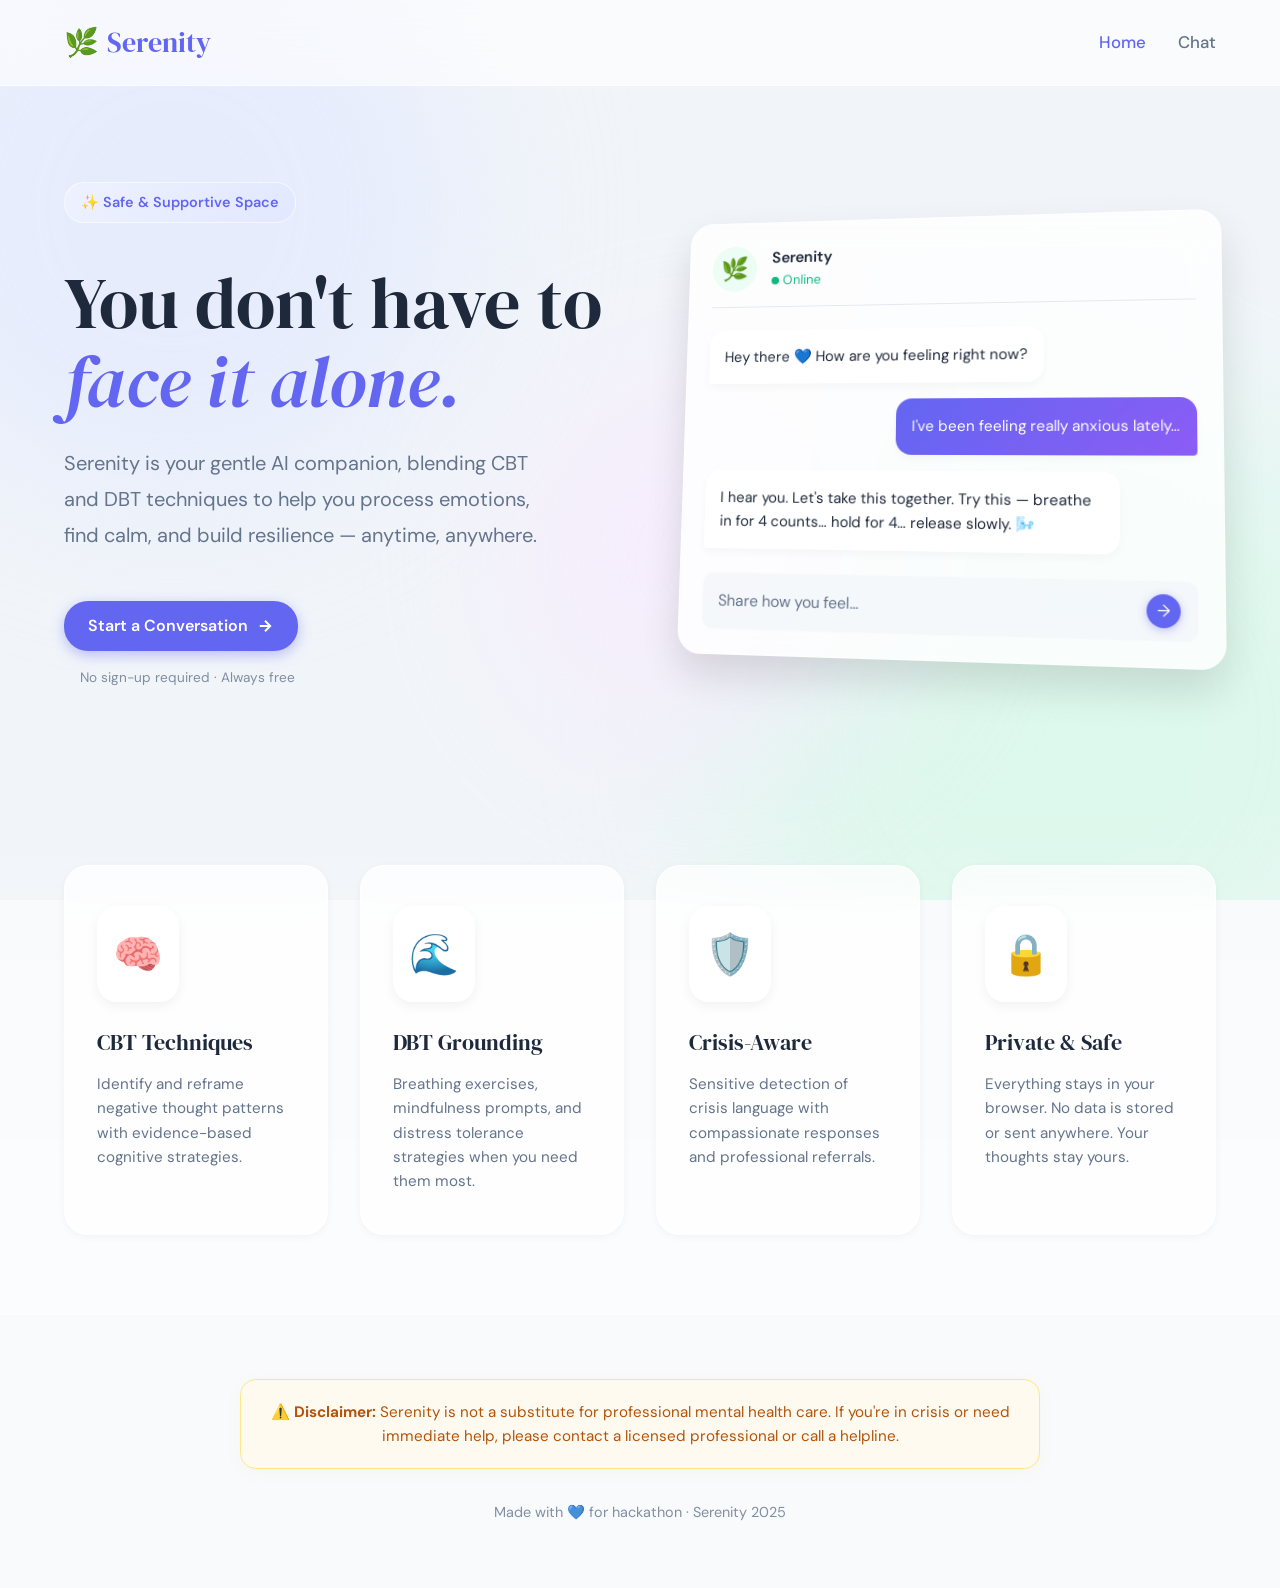
<file: index.html>
<!DOCTYPE html>
<html lang="en">

<head>
  <meta charset="UTF-8" />
  <meta name="viewport" content="width=device-width, initial-scale=1.0" />
  <title>Serenity – AI Mental Health Support</title>
  <link rel="stylesheet" href="style.css" />
  <link
    href="https://fonts.googleapis.com/css2?family=DM+Serif+Display:ital@0;1&family=DM+Sans:wght@300;400;500;600&display=swap"
    rel="stylesheet" />
</head>

<body class="home-page">

  <!-- Animated background blobs -->
  <div class="bg-blobs">
    <div class="blob blob-1"></div>
    <div class="blob blob-2"></div>
    <div class="blob blob-3"></div>
  </div>

  <!-- Navigation -->
  <nav class="navbar">
    <div class="nav-logo">
      <span class="logo-icon">🌿</span>
      <span class="logo-text">Serenity</span>
    </div>
    <div class="nav-links">
      <a href="index.html" class="nav-link active">Home</a>
      <a href="chat.html" class="nav-link">Chat</a>
    </div>
  </nav>

  <!-- Hero Section -->
  <main class="hero">
    <div class="hero-content">
      <div class="hero-badge">✨ Safe &amp; Supportive Space</div>
      <h1 class="hero-title">
        You don't have to<br />
        <em>face it alone.</em>
      </h1>
      <p class="hero-subtitle">
        Serenity is your gentle AI companion, blending CBT and DBT techniques
        to help you process emotions, find calm, and build resilience — anytime, anywhere.
      </p>

      <div class="hero-cta">
        <a href="chat.html" class="btn btn-primary">
          <span>Start a Conversation</span>
          <svg width="18" height="18" viewBox="0 0 24 24" fill="none" stroke="currentColor" stroke-width="2.5">
            <path d="M5 12h14M12 5l7 7-7 7" />
          </svg>
        </a>
        <p class="cta-note">No sign-up required · Always free</p>
      </div>
    </div>

    <div class="hero-visual">
      <div class="chat-preview">
        <div class="preview-header">
          <div class="preview-avatar">🌿</div>
          <div>
            <div class="preview-name">Serenity</div>
            <div class="preview-status"><span class="status-dot"></span>Online</div>
          </div>
        </div>
        <div class="preview-messages">
          <div class="preview-msg bot">
            <div class="preview-bubble">Hey there 💙 How are you feeling right now?</div>
          </div>
          <div class="preview-msg user">
            <div class="preview-bubble">I've been feeling really anxious lately…</div>
          </div>
          <div class="preview-msg bot">
            <div class="preview-bubble">I hear you. Let's take this together. Try this — breathe in for 4 counts… hold
              for 4… release slowly. 🌬️</div>
          </div>
        </div>
        <div class="preview-input-bar">
          <div class="preview-input-mock">Share how you feel…</div>
          <div class="preview-send-mock">→</div>
        </div>
      </div>
    </div>
  </main>

  <!-- Feature Cards -->
  <section class="features">
    <div class="features-grid">
      <div class="feature-card">
        <div class="feature-icon">🧠</div>
        <h3>CBT Techniques</h3>
        <p>Identify and reframe negative thought patterns with evidence-based cognitive strategies.</p>
      </div>
      <div class="feature-card">
        <div class="feature-icon">🌊</div>
        <h3>DBT Grounding</h3>
        <p>Breathing exercises, mindfulness prompts, and distress tolerance strategies when you need them most.</p>
      </div>
      <div class="feature-card">
        <div class="feature-icon">🛡️</div>
        <h3>Crisis-Aware</h3>
        <p>Sensitive detection of crisis language with compassionate responses and professional referrals.</p>
      </div>
      <div class="feature-card">
        <div class="feature-icon">🔒</div>
        <h3>Private &amp; Safe</h3>
        <p>Everything stays in your browser. No data is stored or sent anywhere. Your thoughts stay yours.</p>
      </div>
    </div>
  </section>

  <!-- Disclaimer -->
  <footer class="footer">
    <div class="disclaimer">
      ⚠️ <strong>Disclaimer:</strong> Serenity is not a substitute for professional mental health care.
      If you're in crisis or need immediate help, please contact a licensed professional or call a helpline.
    </div>
    <p class="footer-copy">Made with 💙 for hackathon · Serenity 2025</p>
  </footer>

  <script src="script.js"></script>
</body>

</html>
</file>
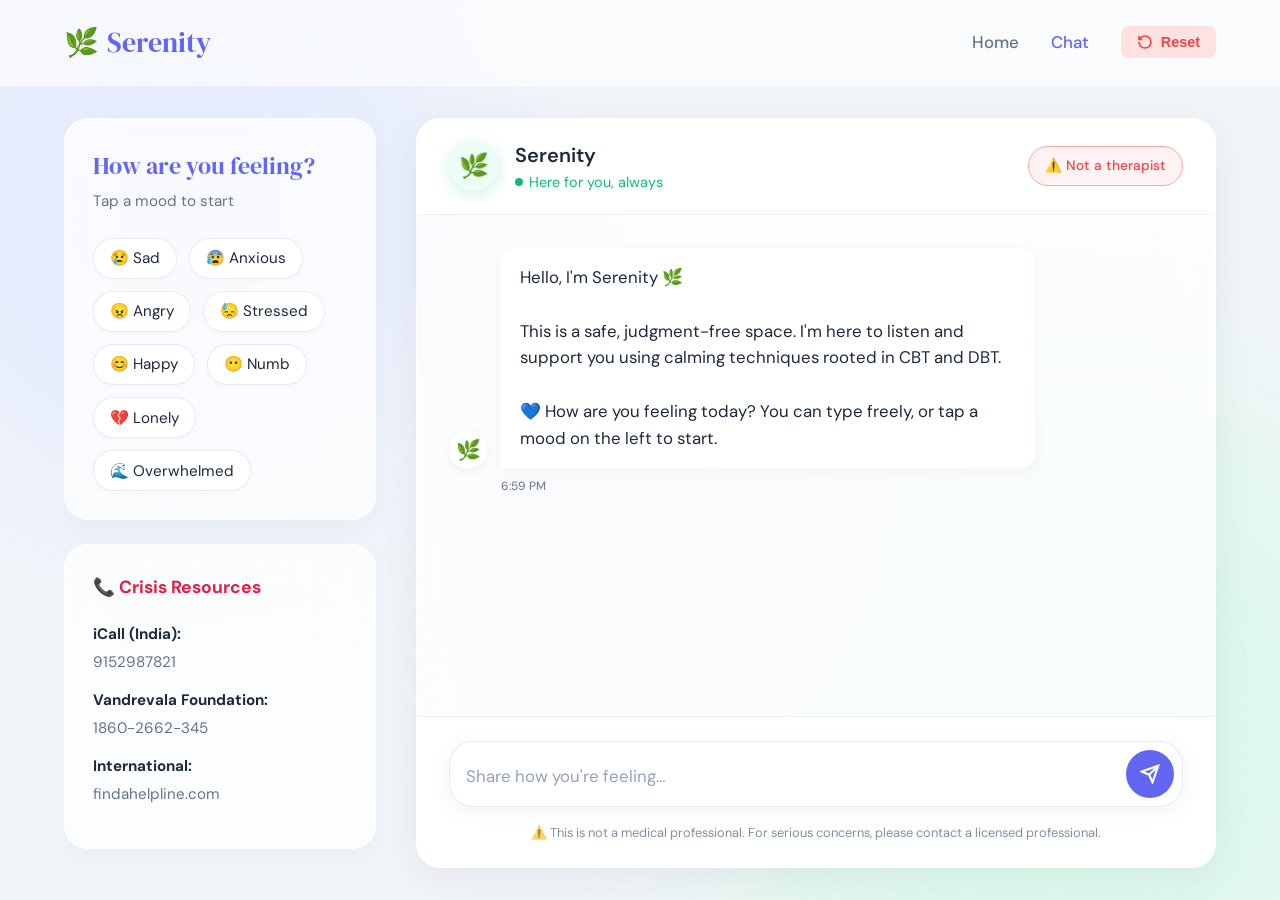
<file: chat.html>
<!DOCTYPE html>
<html lang="en">

<head>
    <meta charset="UTF-8" />
    <meta name="viewport" content="width=device-width, initial-scale=1.0" />
    <title>Chat – Serenity</title>
    <link rel="stylesheet" href="style.css" />
    <link
        href="https://fonts.googleapis.com/css2?family=DM+Serif+Display:ital@0;1&family=DM+Sans:wght@300;400;500;600&display=swap"
        rel="stylesheet" />
</head>

<body class="chat-page">

    <!-- Subtle ambient background -->
    <div class="bg-blobs">
        <div class="blob blob-1"></div>
        <div class="blob blob-2"></div>
        <div class="blob blob-3"></div>
    </div>

    <!-- Navigation -->
    <nav class="navbar">
        <div class="nav-logo">
            <a href="index.html" style="text-decoration:none;display:flex;align-items:center;gap:8px;">
                <span class="logo-icon">🌿</span>
                <span class="logo-text">Serenity</span>
            </a>
        </div>
        <div class="nav-links">
            <a href="index.html" class="nav-link">Home</a>
            <a href="chat.html" class="nav-link active">Chat</a>
            <!-- Reset button in nav -->
            <button id="resetBtn" class="btn-reset" title="Reset Chat">
                <svg width="16" height="16" viewBox="0 0 24 24" fill="none" stroke="currentColor" stroke-width="2.5">
                    <path d="M3 12a9 9 0 1 0 9-9 9.75 9.75 0 0 0-6.74 2.74L3 8" />
                    <path d="M3 3v5h5" />
                </svg>
                Reset
            </button>
        </div>
    </nav>

    <!-- Chat Container -->
    <div class="chat-wrapper">
        <!-- Sidebar mood panel -->
        <aside class="mood-sidebar">
            <div class="mood-panel">
                <h3 class="mood-title">How are you feeling?</h3>
                <p class="mood-subtitle">Tap a mood to start</p>
                <div class="mood-chips">
                    <button class="mood-chip" data-mood="sad">😢 Sad</button>
                    <button class="mood-chip" data-mood="anxious">😰 Anxious</button>
                    <button class="mood-chip" data-mood="angry">😠 Angry</button>
                    <button class="mood-chip" data-mood="stressed">😓 Stressed</button>
                    <button class="mood-chip" data-mood="happy">😊 Happy</button>
                    <button class="mood-chip" data-mood="numb">😶 Numb</button>
                    <button class="mood-chip" data-mood="lonely">💔 Lonely</button>
                    <button class="mood-chip" data-mood="overwhelmed">🌊 Overwhelmed</button>
                </div>
            </div>

            <div class="resource-panel">
                <h4>📞 Crisis Resources</h4>
                <ul>
                    <li><strong>iCall (India):</strong> 9152987821</li>
                    <li><strong>Vandrevala Foundation:</strong> 1860-2662-345</li>
                    <li><strong>International:</strong> findahelpline.com</li>
                </ul>
            </div>
        </aside>

        <!-- Main Chat Area -->
        <div class="chat-main">
            <!-- Chat header -->
            <div class="chat-header">
                <div class="chat-header-info">
                    <div class="bot-avatar-lg">🌿</div>
                    <div>
                        <div class="bot-name-lg">Serenity</div>
                        <div class="bot-status"><span class="status-dot"></span> Here for you, always</div>
                    </div>
                </div>
                <div class="chat-header-actions">
                    <div class="disclaimer-badge"
                        title="This is not a medical professional. For serious concerns, please contact a licensed professional.">
                        ⚠️ Not a therapist
                    </div>
                </div>
            </div>

            <!-- Messages area -->
            <div class="chat-messages" id="chatMessages">
                <!-- Welcome message will be injected by JS -->
            </div>

            <!-- Typing indicator -->
            <div class="typing-indicator" id="typingIndicator" style="display:none;">
                <div class="typing-bubble">
                    <span class="dot"></span>
                    <span class="dot"></span>
                    <span class="dot"></span>
                </div>
                <span class="typing-label">Serenity is typing…</span>
            </div>

            <!-- Input bar -->
            <div class="chat-input-area">
                <div class="input-wrapper">
                    <textarea id="userInput" class="chat-input" placeholder="Share how you're feeling…" rows="1"
                        maxlength="500"></textarea>
                    <button id="sendBtn" class="send-btn" aria-label="Send message">
                        <svg width="20" height="20" viewBox="0 0 24 24" fill="none" stroke="currentColor"
                            stroke-width="2.5">
                            <line x1="22" y1="2" x2="11" y2="13" />
                            <polygon points="22 2 15 22 11 13 2 9 22 2" />
                        </svg>
                    </button>
                </div>
                <p class="input-disclaimer">
                    ⚠️ This is not a medical professional. For serious concerns, please contact a licensed professional.
                </p>
            </div>
        </div>
    </div>

    <script src="script.js"></script>
</body>

</html>
</file>
<file: style.css>
/* =========================================================================
   Serenity - High-End Mental Health Chatbot UI
   Beautiful, Calming, Glassmorphic Design
   ========================================================================= */

@import url('https://fonts.googleapis.com/css2?family=DM+Serif+Display:ital@0;1&family=DM+Sans:wght@300;400;500;600&display=swap');

:root {
    /* Color Palette */
    --primary: #6366f1;         /* Indigo */
    --primary-light: #818cf8;
    --secondary: #10b981;       /* Emerald Green for bot/calm */
    --secondary-light: #34d399;
    
    --bg-color: #f8fafc;
    --surface-light: rgba(255, 255, 255, 0.75);
    --surface-solid: #ffffff;
    
    --text-main: #1e293b;
    --text-muted: #64748b;
    
    /* Message Bubble Colors */
    --user-msg-bg: linear-gradient(135deg, #6366f1, #8b5cf6);
    --bot-msg-bg: #ffffff;
    --crisis-msg-bg: #fff1f2;
    --crisis-border: #fecdd3;
    
    /* Shadows */
    --shadow-sm: 0 2px 8px rgba(0,0,0,0.04);
    --shadow-md: 0 8px 24px rgba(0,0,0,0.08);
    --shadow-lg: 0 20px 40px rgba(0,0,0,0.12);
    
    /* Typography */
    --font-heading: 'DM Serif Display', serif;
    --font-body: 'DM Sans', sans-serif;
    
    /* Radii */
    --radius-lg: 24px;
    --radius-md: 16px;
    --radius-sm: 12px;
}

* {
    margin: 0;
    padding: 0;
    box-sizing: border-box;
}

body {
    font-family: var(--font-body);
    background-color: var(--bg-color);
    color: var(--text-main);
    line-height: 1.6;
    overflow-x: hidden;
    position: relative;
    min-height: 100vh;
    -webkit-font-smoothing: antialiased;
}

/* =========================================================================
   Ambient Background Animations (Calming effect)
   ========================================================================= */
.bg-blobs {
    position: fixed;
    top: 0;
    left: 0;
    width: 100vw;
    height: 100vh;
    z-index: -1;
    overflow: hidden;
    pointer-events: none;
    background: #f1f5f9;
}

.blob {
    position: absolute;
    border-radius: 50%;
    filter: blur(80px);
    opacity: 0.6;
    animation: float 20s infinite alternate ease-in-out;
}

.blob-1 {
    top: -10%;
    left: -10%;
    width: 600px;
    height: 600px;
    background: #e0e7ff; /* Soft indigo */
    animation-delay: 0s;
}

.blob-2 {
    bottom: -20%;
    right: -10%;
    width: 700px;
    height: 700px;
    background: #d1fae5; /* Soft emerald */
    animation-delay: -5s;
}

.blob-3 {
    top: 40%;
    left: 40%;
    width: 400px;
    height: 400px;
    background: #fae8ff; /* Soft fuchsia/purple */
    animation-delay: -10s;
}

@keyframes float {
    0% { transform: translate(0, 0) scale(1); }
    33% { transform: translate(30px, -50px) scale(1.1); }
    66% { transform: translate(-20px, 30px) scale(0.9); }
    100% { transform: translate(0, 0) scale(1); }
}

/* =========================================================================
   Typography & Basics
   ========================================================================= */
h1, h2, h3, .font-heading {
    font-family: var(--font-heading);
    font-weight: 400;
}

a {
    color: inherit;
    text-decoration: none;
}

/* =========================================================================
   Navigation
   ========================================================================= */
.navbar {
    display: flex;
    justify-content: space-between;
    align-items: center;
    padding: 1.25rem 5%;
    background: rgba(255, 255, 255, 0.6);
    backdrop-filter: blur(20px);
    -webkit-backdrop-filter: blur(20px);
    border-bottom: 1px solid rgba(255, 255, 255, 0.5);
    position: sticky;
    top: 0;
    z-index: 100;
}

.nav-logo {
    display: flex;
    align-items: center;
    gap: 0.5rem;
    font-family: var(--font-heading);
    font-size: 1.75rem;
    color: var(--primary);
}

.nav-links {
    display: flex;
    gap: 2rem;
    align-items: center;
}

.nav-link {
    text-decoration: none;
    color: var(--text-muted);
    font-weight: 500;
    transition: color 0.3s;
    font-size: 1.05rem;
}

.nav-link:hover, .nav-link.active {
    color: var(--primary);
}

/* Buttons */
.btn, .btn-reset {
    display: inline-flex;
    align-items: center;
    justify-content: center;
    gap: 0.5rem;
    padding: 0.75rem 1.5rem;
    border-radius: var(--radius-lg);
    font-weight: 600;
    cursor: pointer;
    transition: all 0.3s ease;
    border: none;
}

.btn-primary {
    background: var(--primary);
    color: white;
    box-shadow: 0 4px 14px rgba(99, 102, 241, 0.4);
}

.btn-primary:hover {
    transform: translateY(-2px);
    box-shadow: 0 6px 20px rgba(99, 102, 241, 0.6);
    background: #4f46e5;
    color: white;
}

.btn-reset {
    background: #fee2e2;
    color: #ef4444;
    padding: 0.5rem 1rem;
    font-size: 0.9rem;
    border-radius: 8px;
}
.btn-reset:hover {
    background: #fecaca;
}

/* ==========================================================================
   Home / Landing Page Layout
   ========================================================================== */
.hero {
    display: grid;
    grid-template-columns: 1fr 1fr;
    gap: 4rem;
    padding: 6rem 5%;
    align-items: center;
    max-width: 1440px;
    margin: 0 auto;
}

.hero-content {
    display: flex;
    flex-direction: column;
    align-items: flex-start;
    animation: slideUp 0.8s ease backwards;
}

.hero-badge {
    background: linear-gradient(135deg, rgba(238,242,255,0.9), rgba(224,231,255,0.9));
    color: var(--primary);
    padding: 0.5rem 1rem;
    border-radius: 20px;
    font-weight: 600;
    font-size: 0.9rem;
    margin-bottom: 2.5rem;
    border: 1px solid rgba(255,255,255,0.6);
    backdrop-filter: blur(4px);
}

.hero-title {
    font-size: 4.5rem;
    line-height: 1.1;
    color: var(--text-main);
    margin-bottom: 1.5rem;
}

.hero-title em {
    color: var(--primary);
    font-style: italic;
}

.hero-subtitle {
    font-size: 1.25rem;
    color: var(--text-muted);
    margin-bottom: 3rem;
    max-width: 90%;
    line-height: 1.8;
}

.hero-cta {
    display: flex;
    flex-direction: column;
    gap: 1rem;
}

.cta-note {
    font-size: 0.85rem;
    color: var(--text-muted);
    opacity: 0.8;
    padding-left: 1rem;
}

/* Chat Preview Visual */
.hero-visual {
    position: relative;
    perspective: 1000px;
    animation: popIn 1s cubic-bezier(0.175, 0.885, 0.32, 1.275) backwards;
    animation-delay: 0.3s;
}

.chat-preview {
    background: rgba(255, 255, 255, 0.8);
    backdrop-filter: blur(24px);
    border-radius: var(--radius-lg);
    box-shadow: var(--shadow-lg);
    padding: 1.5rem;
    border: 1px solid rgba(255,255,255,0.6);
    transform: rotateY(-8deg) rotateX(5deg);
    transition: transform 0.5s ease, box-shadow 0.5s ease;
}

.chat-preview:hover {
    transform: rotateY(0) rotateX(0) translateY(-10px);
    box-shadow: 0 30px 60px rgba(0,0,0,0.15);
}

.preview-header {
    display: flex;
    align-items: center;
    gap: 1rem;
    padding-bottom: 1rem;
    border-bottom: 1px solid #e2e8f0;
    margin-bottom: 1.5rem;
}

.preview-avatar {
    width: 48px;
    height: 48px;
    background: #ecfdf5;
    border-radius: 50%;
    display: flex;
    align-items: center;
    justify-content: center;
    font-size: 1.5rem;
}

.preview-name {
    font-weight: 600;
    color: var(--text-main);
}

.preview-status {
    font-size: 0.85rem;
    color: var(--secondary);
    display: flex;
    align-items: center;
    gap: 0.25rem;
}

.status-dot {
    width: 8px;
    height: 8px;
    background: var(--secondary);
    border-radius: 50%;
    display: inline-block;
}

.preview-messages {
    display: flex;
    flex-direction: column;
    gap: 1rem;
    margin-bottom: 1.5rem;
}

.preview-msg {
    display: flex;
    max-width: 85%;
}

.preview-msg.bot {
    align-self: flex-start;
}

.preview-msg.user {
    align-self: flex-end;
}

.preview-bubble {
    padding: 1rem;
    border-radius: var(--radius-md);
    font-size: 0.95rem;
    box-shadow: 0 4px 10px rgba(0,0,0,0.03);
}

.preview-msg.bot .preview-bubble {
    background: white;
    color: var(--text-main);
    border-bottom-left-radius: 4px;
}

.preview-msg.user .preview-bubble {
    background: var(--user-msg-bg);
    color: white;
    border-bottom-right-radius: 4px;
}

.preview-input-bar {
    display: flex;
    align-items: center;
    justify-content: space-between;
    background: rgba(241, 245, 249, 0.7);
    padding: 0.75rem 1rem;
    border-radius: var(--radius-sm);
    color: var(--text-muted);
    border: 1px solid rgba(255,255,255,0.4);
}

.preview-send-mock {
    background: var(--primary);
    color: white;
    width: 32px;
    height: 32px;
    border-radius: 50%;
    display: flex;
    align-items: center;
    justify-content: center;
    box-shadow: 0 2px 8px rgba(99, 102, 241, 0.4);
}

/* Feature Cards */
.features {
    padding: 5rem 5%;
    background: linear-gradient(180deg, transparent, rgba(255,255,255,0.5));
}

.features-grid {
    display: grid;
    grid-template-columns: repeat(auto-fit, minmax(260px, 1fr));
    gap: 2rem;
    max-width: 1200px;
    margin: 0 auto;
}

.feature-card {
    background: var(--surface-light);
    backdrop-filter: blur(12px);
    padding: 2.5rem 2rem;
    border-radius: var(--radius-lg);
    border: 1px solid rgba(255,255,255,0.8);
    box-shadow: var(--shadow-sm);
    transition: transform 0.3s ease, box-shadow 0.3s ease;
}

.feature-card:hover {
    transform: translateY(-8px);
    box-shadow: var(--shadow-md);
}

.feature-icon {
    font-size: 2.5rem;
    margin-bottom: 1.5rem;
    display: inline-block;
    padding: 1rem;
    background: white;
    border-radius: 20px;
    box-shadow: 0 4px 12px rgba(0,0,0,0.05);
}

.feature-card h3 {
    font-size: 1.35rem;
    margin-bottom: 0.75rem;
    color: var(--text-main);
}

.feature-card p {
    color: var(--text-muted);
    font-size: 0.95rem;
    line-height: 1.6;
}

/* Footer Section */
.footer {
    text-align: center;
    padding: 4rem 5%;
    color: var(--text-muted);
    position: relative;
}

.disclaimer {
    max-width: 800px;
    margin: 0 auto 2rem;
    background: rgba(255, 251, 235, 0.8);
    backdrop-filter: blur(10px);
    color: #b45309;
    padding: 1.25rem;
    border-radius: var(--radius-md);
    font-size: 0.95rem;
    border: 1px solid #fde68a;
    box-shadow: 0 4px 15px rgba(245, 158, 11, 0.05);
}

.footer-copy {
    font-size: 0.9rem;
    opacity: 0.8;
}


/* =========================================================================
   Chat Page Layout (chat.html)
   ========================================================================= */
.chat-page {
    display: flex;
    flex-direction: column;
    height: 100vh;
    overflow: hidden;
}

.chat-wrapper {
    flex: 1;
    display: flex;
    gap: 2rem;
    padding: 2rem 5%;
    max-width: 1600px;
    width: 100%;
    margin: 0 auto;
    overflow: hidden;
    height: calc(100vh - 80px);
}

/* Sidebar Layout */
.mood-sidebar {
    width: 320px;
    display: flex;
    flex-direction: column;
    gap: 1.5rem;
    overflow-y: auto;
    padding-right: 0.5rem;
}

.mood-sidebar::-webkit-scrollbar {
    width: 6px;
}
.mood-sidebar::-webkit-scrollbar-thumb {
    background: #cbd5e1;
    border-radius: 4px;
}

.mood-panel, .resource-panel {
    background: var(--surface-light);
    backdrop-filter: blur(24px);
    border: 1px solid rgba(255,255,255,0.7);
    padding: 1.75rem;
    border-radius: var(--radius-lg);
    box-shadow: 0 8px 30px rgba(0,0,0,0.03);
}

.mood-title {
    font-size: 1.5rem;
    color: var(--primary);
    margin-bottom: 0.25rem;
}

.mood-subtitle {
    font-size: 0.95rem;
    color: var(--text-muted);
    margin-bottom: 1.5rem;
}

.mood-chips {
    display: flex;
    flex-wrap: wrap;
    gap: 0.75rem;
}

.mood-chip {
    background: rgba(255,255,255,0.9);
    border: 1px solid rgba(226, 232, 240, 0.8);
    padding: 0.6rem 1rem;
    border-radius: 20px;
    font-size: 0.95rem;
    cursor: pointer;
    transition: all 0.25s ease;
    color: var(--text-main);
    display: flex;
    align-items: center;
    gap: 0.5rem;
    box-shadow: 0 2px 4px rgba(0,0,0,0.02);
    font-family: inherit;
}

.mood-chip:hover {
    background: var(--primary);
    color: white;
    border-color: var(--primary);
    transform: translateY(-2px);
    box-shadow: 0 6px 15px rgba(99, 102, 241, 0.25);
}

.resource-panel h4 {
    color: #e11d48;
    margin-bottom: 1.25rem;
    display: flex;
    align-items: center;
    gap: 0.5rem;
    font-size: 1.1rem;
}

.resource-panel ul {
    list-style: none;
}

.resource-panel li {
    margin-bottom: 0.85rem;
    color: var(--text-muted);
    font-size: 0.95rem;
}
.resource-panel li strong {
    color: var(--text-main);
    display: block;
    margin-bottom: 0.25rem;
}

/* Chat Main Thread */
.chat-main {
    flex: 1;
    display: flex;
    flex-direction: column;
    background: var(--surface-light);
    backdrop-filter: blur(24px);
    border: 1px solid rgba(255,255,255,0.8);
    border-radius: var(--radius-lg);
    box-shadow: 0 10px 40px rgba(0,0,0,0.06);
    overflow: hidden;
}

/* Header Area */
.chat-header {
    display: flex;
    justify-content: space-between;
    align-items: center;
    padding: 1.25rem 2rem;
    background: rgba(255,255,255,0.9);
    border-bottom: 1px solid rgba(226, 232, 240, 0.6);
    z-index: 10;
}

.chat-header-info {
    display: flex;
    align-items: center;
    gap: 1rem;
}

.bot-avatar-lg {
    width: 50px;
    height: 50px;
    background: #ecfdf5;
    border-radius: 50%;
    display: flex;
    align-items: center;
    justify-content: center;
    font-size: 1.5rem;
    box-shadow: 0 4px 15px rgba(16, 185, 129, 0.2);
}

.bot-name-lg {
    font-size: 1.25rem;
    font-weight: 600;
    color: var(--text-main);
}

.bot-status {
    font-size: 0.9rem;
    color: var(--secondary);
    display: flex;
    align-items: center;
    gap: 0.4rem;
}

.disclaimer-badge {
    background: #fef2f2;
    color: #ef4444;
    padding: 0.5rem 1rem;
    border-radius: 20px;
    font-size: 0.85rem;
    border: 1px solid #fca5a5;
    font-weight: 500;
    cursor: help;
}

/* Messages Scroller */
.chat-messages {
    flex: 1;
    padding: 2rem;
    overflow-y: auto;
    display: flex;
    flex-direction: column;
    gap: 1.5rem;
    scroll-behavior: smooth;
}

.chat-messages::-webkit-scrollbar {
    width: 8px;
}
.chat-messages::-webkit-scrollbar-thumb {
    background: #cbd5e1;
    border-radius: 4px;
}
.chat-messages::-webkit-scrollbar-track {
    background: transparent;
}

/* Base Message Styling */
.message {
    display: flex;
    flex-direction: column;
    max-width: 80%;
    animation: fadeIn 0.4s ease forwards;
}

.message.user {
    align-self: flex-end;
}

.message.bot {
    align-self: flex-start;
}

.message-row {
    display: flex;
    align-items: flex-end;
    gap: 0.75rem;
}

.message.user .message-row {
    flex-direction: row-reverse;
}

.msg-avatar {
    width: 38px;
    height: 38px;
    border-radius: 50%;
    display: flex;
    align-items: center;
    justify-content: center;
    font-size: 1.25rem;
    background: white;
    box-shadow: 0 2px 8px rgba(0,0,0,0.06);
    flex-shrink: 0;
}

.message-bubble {
    padding: 1rem 1.25rem;
    border-radius: var(--radius-md);
    font-size: 1.05rem;
    line-height: 1.6;
    box-shadow: 0 4px 15px rgba(0,0,0,0.03);
}

.message.bot .message-bubble {
    background: var(--bot-msg-bg);
    color: var(--text-main);
    border-bottom-left-radius: 4px;
    border: 1px solid rgba(0,0,0,0.02);
}

.message.user .message-bubble {
    background: var(--user-msg-bg);
    color: white;
    border-bottom-right-radius: 4px;
}

.message.crisis .message-bubble {
    background: var(--crisis-msg-bg);
    color: #991b1b;
    border: 1px solid var(--crisis-border);
}

.message-timestamp {
    font-size: 0.75rem;
    color: var(--text-muted);
    margin-top: 0.5rem;
    padding: 0 3.25rem;
}

.message.user .message-timestamp {
    text-align: right;
}

/* Input Area Styling */
.chat-input-area {
    padding: 1.5rem 2rem;
    background: rgba(255,255,255,0.85);
    border-top: 1px solid rgba(226, 232, 240, 0.6);
}

.input-wrapper {
    display: flex;
    align-items: flex-end;
    gap: 1rem;
    background: white;
    padding: 0.5rem 0.5rem 0.5rem 1rem;
    border-radius: var(--radius-lg);
    box-shadow: 0 4px 20px rgba(0,0,0,0.06);
    border: 1px solid rgba(226, 232, 240, 0.8);
    transition: box-shadow 0.3s, border-color 0.3s;
}

.input-wrapper:focus-within {
    border-color: var(--primary-light);
    box-shadow: 0 6px 25px rgba(99, 102, 241, 0.15);
}

.chat-input {
    flex: 1;
    border: none;
    resize: none;
    padding: 0.5rem 0;
    font-family: inherit;
    font-size: 1.05rem;
    color: var(--text-main);
    background: transparent;
    max-height: 140px;
    outline: none;
    line-height: 1.5;
}

.chat-input::placeholder {
    color: #94a3b8;
}

.send-btn {
    background: var(--primary);
    color: white;
    width: 48px;
    height: 48px;
    border-radius: 50%;
    display: flex;
    align-items: center;
    justify-content: center;
    border: none;
    cursor: pointer;
    transition: all 0.2s ease;
    flex-shrink: 0;
}

.send-btn:hover {
    background: #4f46e5;
    transform: scale(1.05);
    box-shadow: 0 4px 15px rgba(99, 102, 241, 0.4);
}

.send-btn:active {
    transform: scale(0.95);
}

.input-disclaimer {
    text-align: center;
    font-size: 0.8rem;
    color: var(--text-muted);
    margin-top: 1rem;
    opacity: 0.8;
}

/* Typing Indicator Animation */
.typing-indicator {
    display: flex;
    align-items: center;
    gap: 0.75rem;
    padding: 0.5rem 1rem;
    margin-left: 2.75rem;
}

.typing-bubble {
    background: white;
    padding: 0.8rem 1.2rem;
    border-radius: 20px;
    border-bottom-left-radius: 4px;
    display: flex;
    gap: 6px;
    box-shadow: 0 2px 10px rgba(0,0,0,0.03);
}

.dot {
    width: 6px;
    height: 6px;
    background: #94a3b8;
    border-radius: 50%;
    animation: typingBounce 1.4s infinite ease-in-out both;
}

.dot:nth-child(1) { animation-delay: -0.32s; }
.dot:nth-child(2) { animation-delay: -0.16s; }

.typing-label {
    font-size: 0.9rem;
    color: var(--text-muted);
}

/* Keyframes */
@keyframes typingBounce {
    0%, 80%, 100% { transform: scale(0); opacity: 0.4; }
    40% { transform: scale(1); opacity: 1; }
}

@keyframes fadeIn {
    from { opacity: 0; transform: translateY(15px); }
    to { opacity: 1; transform: translateY(0); }
}

@keyframes slideUp {
    from { opacity: 0; transform: translateY(30px); }
    to { opacity: 1; transform: translateY(0); }
}

@keyframes popIn {
    from { opacity: 0; transform: scale(0.95); }
    to { opacity: 1; transform: scale(1); }
}

/* =========================================================================
   Responsive Adjustments
   ========================================================================= */
@media (max-width: 1024px) {
    .chat-wrapper {
        flex-direction: column;
        padding: 1rem 5%;
        gap: 1rem;
        height: auto;
    }
    
    .mood-sidebar {
        width: 100%;
        flex-direction: row;
        gap: 1rem;
        overflow-x: auto;
        padding-bottom: 0.5rem;
    }
    
    .mood-panel, .resource-panel {
        min-width: 320px;
        flex: 1;
    }
    
    .chat-main {
        height: 65vh;
    }
}

@media (max-width: 768px) {
    .hero {
        grid-template-columns: 1fr;
        text-align: center;
        padding: 4rem 5%;
        gap: 3rem;
    }
    
    .hero-content {
        align-items: center;
    }
    
    .hero-title {
        font-size: 3.5rem;
    }
    
    .nav-links {
        gap: 1.5rem;
    }
    
    .chat-header {
        padding: 1rem 1.5rem;
    }
    
    .chat-messages {
        padding: 1.5rem;
    }
    
    .message {
        max-width: 90%;
    }
    
    .chat-input-area {
        padding: 1rem 1.5rem;
    }
}
</file>
